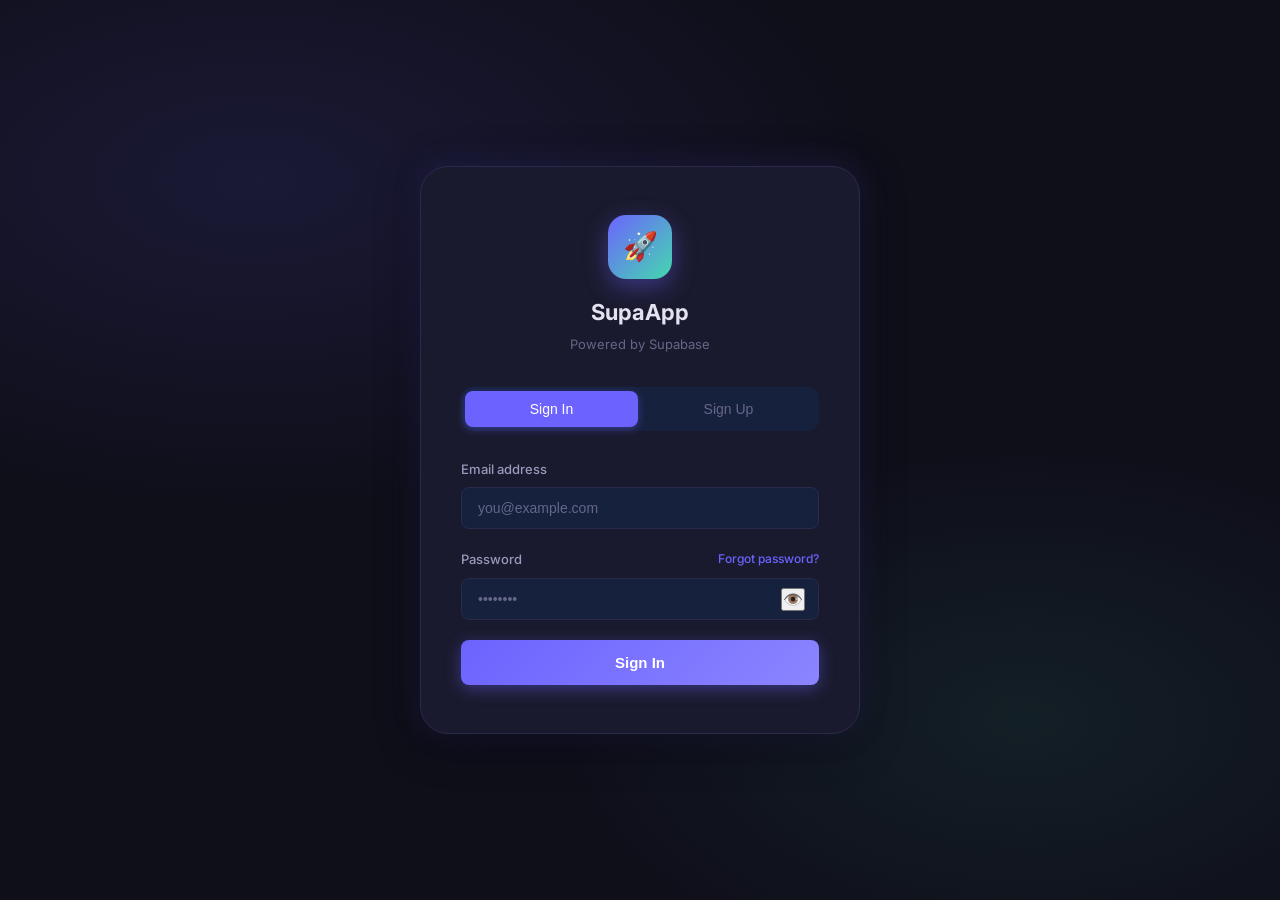
<file: index.html>
<!DOCTYPE html>
<html lang="en">
<head>
  <meta charset="UTF-8" />
  <meta name="viewport" content="width=device-width, initial-scale=1.0" />
  <meta name="description" content="SupaApp — A modern web app powered by Supabase" />
  <meta name="theme-color" content="#6c63ff" />
  <link rel="icon" type="image/svg+xml" href="favicon.svg" />

  <!-- Open Graph -->
  <meta property="og:title" content="SupaApp" />
  <meta property="og:description" content="Sign in to your account" />
  <meta property="og:type" content="website" />

  <title>SupaApp — Sign In</title>

  <link rel="stylesheet" href="src/css/style.css" />
  <link rel="preconnect" href="https://fonts.googleapis.com" />
  <link rel="preconnect" href="https://fonts.gstatic.com" crossorigin />
  <link href="https://fonts.googleapis.com/css2?family=Inter:wght@400;500;600;700&display=swap" rel="stylesheet" />

  <style>
    /* ── Password strength ── */
    .pw-strength { display: flex; gap: 4px; margin-top: 8px; }
    .pw-bar { height: 3px; flex: 1; border-radius: 2px; background: var(--border); transition: background 0.3s; }
    .pw-bar.weak   { background: var(--error); }
    .pw-bar.medium { background: var(--warning); }
    .pw-bar.strong { background: var(--accent); }
    .pw-hint { font-size: 11px; color: var(--text-muted); margin-top: 4px; min-height: 16px; }

    /* ── Character counter ── */
    .char-counter { font-size: 11px; color: var(--text-muted); text-align: right; margin-top: 4px; }
  </style>
</head>
<body>

<div class="auth-container">
  <div class="auth-card">

    <!-- Logo -->
    <div class="auth-logo">
      <div class="logo-icon">🚀</div>
      <h1>SupaApp</h1>
      <p>Powered by Supabase</p>
    </div>

    <!-- Tab switcher -->
    <div class="auth-tabs" role="tablist">
      <button class="auth-tab active" role="tab" aria-selected="true"  data-tab="login">Sign In</button>
      <button class="auth-tab"        role="tab" aria-selected="false" data-tab="register">Sign Up</button>
    </div>

    <!-- Alert banner -->
    <div class="alert" id="auth-alert" role="alert" aria-live="polite"></div>

    <!-- ── SIGN IN ── -->
    <form class="auth-form active" id="login-form" novalidate autocomplete="on">
      <div class="form-group">
        <label class="form-label" for="login-email">Email address</label>
        <input
          class="form-input" type="email" id="login-email"
          placeholder="you@example.com"
          autocomplete="email" required
        />
      </div>

      <div class="form-group">
        <label class="form-label" for="login-password">
          Password
          <a href="#" id="forgot-pw-link" style="float:right;font-size:12px;color:var(--primary);text-decoration:none">Forgot password?</a>
        </label>
        <div class="input-wrapper">
          <input
            class="form-input" type="password" id="login-password"
            placeholder="••••••••"
            autocomplete="current-password" required
          />
          <button type="button" class="input-icon" data-toggle-pw="login-password" aria-label="Toggle password visibility">👁️</button>
        </div>
      </div>

      <button type="submit" class="btn btn-primary" id="login-btn">
        Sign In
      </button>
    </form>

    <!-- ── SIGN UP ── -->
    <form class="auth-form" id="register-form" novalidate autocomplete="on">
      <div class="form-group">
        <label class="form-label" for="reg-fullname">Full name</label>
        <input
          class="form-input" type="text" id="reg-fullname"
          placeholder="John Doe"
          autocomplete="name" required maxlength="60"
        />
      </div>

      <div class="form-group">
        <label class="form-label" for="reg-username">Username</label>
        <input
          class="form-input" type="text" id="reg-username"
          placeholder="johndoe"
          autocomplete="username" required maxlength="30"
          pattern="[a-z0-9_]+"
        />
        <div class="char-counter"><span id="username-count">0</span> / 30</div>
      </div>

      <div class="form-group">
        <label class="form-label" for="reg-email">Email address</label>
        <input
          class="form-input" type="email" id="reg-email"
          placeholder="you@example.com"
          autocomplete="email" required
        />
      </div>

      <div class="form-group">
        <label class="form-label" for="reg-password">Password</label>
        <div class="input-wrapper">
          <input
            class="form-input" type="password" id="reg-password"
            placeholder="Minimum 6 characters"
            autocomplete="new-password" required minlength="6"
          />
          <button type="button" class="input-icon" data-toggle-pw="reg-password" aria-label="Toggle password visibility">👁️</button>
        </div>
        <div class="pw-strength">
          <div class="pw-bar" id="pb1"></div>
          <div class="pw-bar" id="pb2"></div>
          <div class="pw-bar" id="pb3"></div>
          <div class="pw-bar" id="pb4"></div>
        </div>
        <div class="pw-hint" id="pw-hint"></div>
      </div>

      <button type="submit" class="btn btn-primary" id="register-btn">
        Create account
      </button>

      <p style="text-align:center;font-size:12px;color:var(--text-muted);margin-top:16px">
        By signing up you agree to our
        <a href="#" style="color:var(--primary)">Terms of Service</a>
      </p>
    </form>

    <!-- ── FORGOT PASSWORD (hidden) ── -->
    <form class="auth-form" id="forgot-form" novalidate>
      <p style="font-size:13px;color:var(--text-secondary);margin-bottom:20px">
        Enter your email and we'll send a reset link.
      </p>
      <div class="form-group">
        <label class="form-label" for="forgot-email">Email address</label>
        <input class="form-input" type="email" id="forgot-email" placeholder="you@example.com" required />
      </div>
      <button type="submit" class="btn btn-primary" id="forgot-btn">Send reset link</button>
      <button type="button" class="btn btn-ghost" id="back-to-login" style="width:100%;margin-top:10px">← Back to sign in</button>
    </form>

  </div>
</div>

<div class="toast-container" id="toast-container"></div>

<script type="module">
import { signIn, signUp, supabase, getSession } from './src/js/supabase.js';

// ── Redirect if already logged in ──
(async () => {
  const session = await getSession();
  if (session) window.location.replace('dashboard.html');
})();

// ─────────────────────────────────────────────
// Helpers
// ─────────────────────────────────────────────
function showAlert(msg, type = 'error') {
  const el = document.getElementById('auth-alert');
  el.innerHTML = `<span>${type === 'error' ? '⚠️' : '✅'}</span> ${msg}`;
  el.className = `alert alert-${type} show`;
}
function hideAlert() {
  document.getElementById('auth-alert').className = 'alert';
}

function setLoading(btn, loading, label) {
  btn.disabled = loading;
  btn.innerHTML = loading
    ? '<span class="spinner"></span>&ensp;Please wait…'
    : label;
}

function toast(msg, type = 'info') {
  const tc = document.getElementById('toast-container');
  const el = document.createElement('div');
  el.className = `toast toast-${type}`;
  el.textContent = msg;
  tc.appendChild(el);
  el.addEventListener('click', () => el.remove());
  setTimeout(() => { el.style.opacity = '0'; el.style.transform = 'translateX(20px)'; }, 3000);
  setTimeout(() => el.remove(), 3400);
}

// ─────────────────────────────────────────────
// Tab switching
// ─────────────────────────────────────────────
document.querySelectorAll('.auth-tab').forEach(tab => {
  tab.addEventListener('click', () => {
    const target = tab.dataset.tab;
    document.querySelectorAll('.auth-tab').forEach(t => {
      t.classList.remove('active');
      t.setAttribute('aria-selected', 'false');
    });
    document.querySelectorAll('.auth-form').forEach(f => f.classList.remove('active'));
    tab.classList.add('active');
    tab.setAttribute('aria-selected', 'true');
    document.getElementById(`${target}-form`).classList.add('active');
    hideAlert();
  });
});

// ─────────────────────────────────────────────
// Password toggle
// ─────────────────────────────────────────────
document.querySelectorAll('[data-toggle-pw]').forEach(btn => {
  btn.addEventListener('click', () => {
    const input = document.getElementById(btn.dataset.togglePw);
    const isHidden = input.type === 'password';
    input.type = isHidden ? 'text' : 'password';
    btn.textContent = isHidden ? '🙈' : '👁️';
  });
});

// ─────────────────────────────────────────────
// Password strength
// ─────────────────────────────────────────────
document.getElementById('reg-password').addEventListener('input', function () {
  const v = this.value;
  let score = 0;
  if (v.length >= 6)  score++;
  if (v.length >= 10) score++;
  if (/[A-Z]/.test(v) && /[0-9]/.test(v)) score++;
  if (/[^A-Za-z0-9]/.test(v)) score++;
  const cls = ['', 'weak', 'medium', 'strong', 'strong'];
  const hint = ['', 'Too simple', 'Could be stronger', 'Good password', '💪 Strong password'];
  [1, 2, 3, 4].forEach(i => {
    document.getElementById(`pb${i}`).className = `pw-bar ${i <= score ? cls[score] : ''}`;
  });
  document.getElementById('pw-hint').textContent = v ? hint[score] : '';
});

// ─────────────────────────────────────────────
// Username counter + sanitize
// ─────────────────────────────────────────────
document.getElementById('reg-username').addEventListener('input', function () {
  this.value = this.value.toLowerCase().replace(/[^a-z0-9_]/g, '');
  document.getElementById('username-count').textContent = this.value.length;
});

// ─────────────────────────────────────────────
// Sign In
// ─────────────────────────────────────────────
document.getElementById('login-form').addEventListener('submit', async (e) => {
  e.preventDefault();
  hideAlert();
  const email    = document.getElementById('login-email').value.trim();
  const password = document.getElementById('login-password').value;
  if (!email || !password) { showAlert('Please fill in all fields.'); return; }

  const btn = document.getElementById('login-btn');
  setLoading(btn, true, 'Sign In');

  const { error } = await signIn(email, password);
  setLoading(btn, false, 'Sign In');

  if (error) {
    const msg = error.message.includes('Invalid login')
      ? 'Invalid email or password.'
      : error.message;
    showAlert(msg);
    return;
  }
  showAlert('Signed in! Redirecting…', 'success');
  setTimeout(() => window.location.replace('dashboard.html'), 700);
});

// ─────────────────────────────────────────────
// Sign Up
// ─────────────────────────────────────────────
document.getElementById('register-form').addEventListener('submit', async (e) => {
  e.preventDefault();
  hideAlert();

  const fullName = document.getElementById('reg-fullname').value.trim();
  const username = document.getElementById('reg-username').value.trim();
  const email    = document.getElementById('reg-email').value.trim();
  const password = document.getElementById('reg-password').value;

  if (!fullName || !username || !email || !password) {
    showAlert('Please fill in all fields.');
    return;
  }
  if (username.length < 3) {
    showAlert('Username must be at least 3 characters.');
    return;
  }
  if (password.length < 6) {
    showAlert('Password must be at least 6 characters.');
    return;
  }

  const btn = document.getElementById('register-btn');
  setLoading(btn, true, 'Create account');

  const { error } = await signUp(email, password, username, fullName);
  setLoading(btn, false, 'Create account');

  if (error) {
    const msg = error.message.includes('already registered')
      ? 'This email is already in use.'
      : error.message;
    showAlert(msg);
    return;
  }
  showAlert('Account created! Signing you in…', 'success');
  setTimeout(() => window.location.replace('dashboard.html'), 1000);
});

// ─────────────────────────────────────────────
// Forgot Password
// ─────────────────────────────────────────────
document.getElementById('forgot-pw-link').addEventListener('click', (e) => {
  e.preventDefault();
  document.querySelectorAll('.auth-form').forEach(f => f.classList.remove('active'));
  document.querySelectorAll('.auth-tab').forEach(t => t.classList.remove('active'));
  document.getElementById('forgot-form').classList.add('active');
  hideAlert();
});

document.getElementById('back-to-login').addEventListener('click', () => {
  document.querySelectorAll('.auth-form').forEach(f => f.classList.remove('active'));
  document.getElementById('login-form').classList.add('active');
  document.querySelector('[data-tab="login"]').classList.add('active');
  hideAlert();
});

document.getElementById('forgot-form').addEventListener('submit', async (e) => {
  e.preventDefault();
  const email = document.getElementById('forgot-email').value.trim();
  if (!email) { showAlert('Enter your email address.'); return; }
  const btn = document.getElementById('forgot-btn');
  setLoading(btn, true, 'Send reset link');
  const { error } = await supabase.auth.resetPasswordForEmail(email, {
    redirectTo: `${location.origin}/index.html`,
  });
  setLoading(btn, false, 'Send reset link');
  if (error) { showAlert(error.message); return; }
  showAlert('Reset link sent! Check your inbox.', 'success');
});
</script>
</body>
</html>
</file>
<file: src/css/style.css>
/* ============================================================
   Global Styles & Design System
   ============================================================ */
:root {
  --primary: #6c63ff;
  --primary-dark: #5a52d5;
  --primary-light: #8b85ff;
  --secondary: #ff6584;
  --accent: #43d9ad;
  --bg-dark: #0f0f1a;
  --bg-card: #1a1a2e;
  --bg-input: #16213e;
  --text-primary: #e2e2f0;
  --text-secondary: #9999bb;
  --text-muted: #666688;
  --border: #2a2a4a;
  --border-focus: #6c63ff;
  --success: #43d9ad;
  --error: #ff6584;
  --warning: #ffd166;
  --shadow-sm: 0 2px 8px rgba(0,0,0,0.3);
  --shadow-md: 0 4px 20px rgba(0,0,0,0.4);
  --shadow-lg: 0 8px 40px rgba(0,0,0,0.5);
  --shadow-glow: 0 0 30px rgba(108,99,255,0.2);
  --radius-sm: 8px;
  --radius-md: 12px;
  --radius-lg: 20px;
  --radius-xl: 28px;
  --transition: all 0.25s cubic-bezier(0.4, 0, 0.2, 1);
}

*, *::before, *::after { box-sizing: border-box; margin: 0; padding: 0; }

html { scroll-behavior: smooth; }

body {
  font-family: 'Inter', system-ui, -apple-system, sans-serif;
  background: var(--bg-dark);
  color: var(--text-primary);
  min-height: 100vh;
  line-height: 1.6;
}

/* ---- Scrollbar ---- */
::-webkit-scrollbar { width: 6px; }
::-webkit-scrollbar-track { background: var(--bg-dark); }
::-webkit-scrollbar-thumb { background: var(--border); border-radius: 3px; }
::-webkit-scrollbar-thumb:hover { background: var(--primary); }

/* ============================================================
   Auth Page Layout
   ============================================================ */
.auth-container {
  display: flex;
  min-height: 100vh;
  align-items: center;
  justify-content: center;
  padding: 20px;
  background:
    radial-gradient(ellipse 80% 60% at 20% 20%, rgba(108,99,255,0.12) 0%, transparent 60%),
    radial-gradient(ellipse 60% 50% at 80% 80%, rgba(67,217,173,0.08) 0%, transparent 60%),
    var(--bg-dark);
}

.auth-card {
  background: var(--bg-card);
  border: 1px solid var(--border);
  border-radius: var(--radius-xl);
  padding: 48px 40px;
  width: 100%;
  max-width: 440px;
  box-shadow: var(--shadow-lg), var(--shadow-glow);
  animation: fadeInUp 0.5s ease;
}

.auth-logo {
  text-align: center;
  margin-bottom: 32px;
}

.auth-logo .logo-icon {
  width: 64px;
  height: 64px;
  background: linear-gradient(135deg, var(--primary), var(--accent));
  border-radius: 18px;
  display: inline-flex;
  align-items: center;
  justify-content: center;
  font-size: 28px;
  margin-bottom: 16px;
  box-shadow: 0 8px 24px rgba(108,99,255,0.4);
}

.auth-logo h1 { font-size: 22px; font-weight: 700; color: var(--text-primary); }
.auth-logo p { font-size: 13px; color: var(--text-muted); margin-top: 4px; }

/* ---- Tabs ---- */
.auth-tabs {
  display: flex;
  background: var(--bg-input);
  border-radius: var(--radius-md);
  padding: 4px;
  margin-bottom: 28px;
  gap: 4px;
}

.auth-tab {
  flex: 1;
  padding: 10px;
  border: none;
  background: transparent;
  color: var(--text-muted);
  font-size: 14px;
  font-weight: 500;
  border-radius: var(--radius-sm);
  cursor: pointer;
  transition: var(--transition);
}

.auth-tab.active {
  background: var(--primary);
  color: #fff;
  box-shadow: 0 2px 8px rgba(108,99,255,0.4);
}

.auth-tab:hover:not(.active) { color: var(--text-primary); background: rgba(255,255,255,0.05); }

/* ---- Forms ---- */
.auth-form { display: none; }
.auth-form.active { display: block; animation: fadeIn 0.3s ease; }

.form-group { margin-bottom: 20px; }

.form-label {
  display: block;
  font-size: 13px;
  font-weight: 500;
  color: var(--text-secondary);
  margin-bottom: 8px;
}

.form-input {
  width: 100%;
  padding: 12px 16px;
  background: var(--bg-input);
  border: 1px solid var(--border);
  border-radius: var(--radius-sm);
  color: var(--text-primary);
  font-size: 14px;
  transition: var(--transition);
  outline: none;
}

.form-input:focus {
  border-color: var(--border-focus);
  box-shadow: 0 0 0 3px rgba(108,99,255,0.15);
}

.form-input::placeholder { color: var(--text-muted); }

.input-wrapper {
  position: relative;
  display: flex;
  align-items: center;
}

.input-wrapper .form-input { padding-right: 44px; }

.input-icon {
  position: absolute;
  right: 14px;
  color: var(--text-muted);
  cursor: pointer;
  transition: var(--transition);
  font-size: 16px;
  user-select: none;
}

.input-icon:hover { color: var(--text-primary); }

/* ---- Buttons ---- */
.btn {
  display: inline-flex;
  align-items: center;
  justify-content: center;
  gap: 8px;
  padding: 12px 24px;
  border: none;
  border-radius: var(--radius-sm);
  font-size: 14px;
  font-weight: 600;
  cursor: pointer;
  transition: var(--transition);
  text-decoration: none;
  white-space: nowrap;
}

.btn-primary {
  background: linear-gradient(135deg, var(--primary), var(--primary-light));
  color: #fff;
  width: 100%;
  padding: 14px;
  font-size: 15px;
  box-shadow: 0 4px 16px rgba(108,99,255,0.4);
}

.btn-primary:hover { transform: translateY(-1px); box-shadow: 0 6px 24px rgba(108,99,255,0.5); }
.btn-primary:active { transform: translateY(0); }
.btn-primary:disabled { opacity: 0.6; cursor: not-allowed; transform: none; }

.btn-ghost {
  background: transparent;
  color: var(--text-secondary);
  border: 1px solid var(--border);
  padding: 10px 20px;
}

.btn-ghost:hover { background: rgba(255,255,255,0.05); color: var(--text-primary); border-color: var(--primary); }

.btn-danger {
  background: rgba(255,101,132,0.15);
  color: var(--error);
  border: 1px solid rgba(255,101,132,0.3);
  padding: 8px 14px;
  font-size: 13px;
}
.btn-danger:hover { background: rgba(255,101,132,0.25); }

/* ---- Toast / Alert ---- */
.alert {
  padding: 12px 16px;
  border-radius: var(--radius-sm);
  font-size: 13px;
  margin-bottom: 20px;
  display: none;
  align-items: center;
  gap: 8px;
}
.alert.show { display: flex; animation: fadeIn 0.3s ease; }
.alert-error { background: rgba(255,101,132,0.15); border: 1px solid rgba(255,101,132,0.3); color: var(--error); }
.alert-success { background: rgba(67,217,173,0.15); border: 1px solid rgba(67,217,173,0.3); color: var(--accent); }

/* ============================================================
   Dashboard Layout
   ============================================================ */
.app-layout {
  display: grid;
  grid-template-columns: 260px 1fr;
  grid-template-rows: 60px 1fr;
  min-height: 100vh;
}

/* ---- Topbar ---- */
.topbar {
  grid-column: 1 / -1;
  display: flex;
  align-items: center;
  justify-content: space-between;
  padding: 0 24px;
  background: var(--bg-card);
  border-bottom: 1px solid var(--border);
  position: sticky;
  top: 0;
  z-index: 100;
  gap: 16px;
}

.topbar-brand {
  display: flex;
  align-items: center;
  gap: 10px;
  font-size: 18px;
  font-weight: 700;
  color: var(--text-primary);
  text-decoration: none;
}

.topbar-brand .logo-mini {
  width: 34px; height: 34px;
  background: linear-gradient(135deg, var(--primary), var(--accent));
  border-radius: 8px;
  display: flex; align-items: center; justify-content: center;
  font-size: 16px;
}

.topbar-actions { display: flex; align-items: center; gap: 12px; }

.user-pill {
  display: flex;
  align-items: center;
  gap: 10px;
  padding: 6px 14px 6px 6px;
  background: var(--bg-input);
  border: 1px solid var(--border);
  border-radius: 100px;
  cursor: pointer;
  transition: var(--transition);
  text-decoration: none;
  color: inherit;
}
.user-pill:hover { border-color: var(--primary); }

.user-avatar {
  width: 30px; height: 30px;
  border-radius: 50%;
  object-fit: cover;
  background: linear-gradient(135deg, var(--primary), var(--secondary));
  display: flex; align-items: center; justify-content: center;
  font-weight: 700;
  font-size: 12px;
  color: white;
  overflow: hidden;
  flex-shrink: 0;
}

.user-avatar img { width: 100%; height: 100%; object-fit: cover; }

.user-pill-name { font-size: 13px; font-weight: 500; }

/* ---- Sidebar ---- */
.sidebar {
  background: var(--bg-card);
  border-right: 1px solid var(--border);
  padding: 24px 16px;
  display: flex;
  flex-direction: column;
  gap: 4px;
  overflow-y: auto;
}

.nav-section-label {
  font-size: 10px;
  font-weight: 700;
  letter-spacing: 0.1em;
  text-transform: uppercase;
  color: var(--text-muted);
  padding: 16px 12px 8px;
}

.nav-item {
  display: flex;
  align-items: center;
  gap: 12px;
  padding: 10px 12px;
  border-radius: var(--radius-sm);
  color: var(--text-secondary);
  text-decoration: none;
  font-size: 14px;
  font-weight: 500;
  transition: var(--transition);
  cursor: pointer;
  border: none;
  background: none;
  width: 100%;
  text-align: left;
}

.nav-item:hover { background: rgba(255,255,255,0.05); color: var(--text-primary); }
.nav-item.active { background: rgba(108,99,255,0.15); color: var(--primary); }
.nav-item .nav-icon { font-size: 18px; width: 22px; text-align: center; }

.nav-spacer { flex: 1; }

/* ---- Main Content ---- */
.main-content {
  overflow-y: auto;
  padding: 28px;
  background: var(--bg-dark);
}

.page { display: none; animation: fadeIn 0.3s ease; }
.page.active { display: block; }

/* ---- Page Header ---- */
.page-header {
  display: flex;
  align-items: center;
  justify-content: space-between;
  margin-bottom: 28px;
  flex-wrap: wrap;
  gap: 12px;
}

.page-title { font-size: 22px; font-weight: 700; color: var(--text-primary); }
.page-subtitle { font-size: 13px; color: var(--text-muted); margin-top: 2px; }

/* ---- Cards ---- */
.card {
  background: var(--bg-card);
  border: 1px solid var(--border);
  border-radius: var(--radius-lg);
  padding: 24px;
  transition: var(--transition);
}

.card:hover { border-color: rgba(108,99,255,0.3); box-shadow: var(--shadow-md); }

/* ---- Stats Grid ---- */
.stats-grid {
  display: grid;
  grid-template-columns: repeat(auto-fit, minmax(180px, 1fr));
  gap: 16px;
  margin-bottom: 28px;
}

.stat-card {
  background: var(--bg-card);
  border: 1px solid var(--border);
  border-radius: var(--radius-md);
  padding: 20px;
  display: flex;
  align-items: center;
  gap: 16px;
}

.stat-icon {
  width: 48px; height: 48px;
  border-radius: var(--radius-sm);
  display: flex; align-items: center; justify-content: center;
  font-size: 22px;
  flex-shrink: 0;
}

.stat-icon.purple { background: rgba(108,99,255,0.15); }
.stat-icon.green { background: rgba(67,217,173,0.15); }
.stat-icon.pink { background: rgba(255,101,132,0.15); }
.stat-icon.yellow { background: rgba(255,209,102,0.15); }

.stat-value { font-size: 26px; font-weight: 700; line-height: 1; }
.stat-label { font-size: 12px; color: var(--text-muted); margin-top: 4px; }

/* ---- Posts ---- */
.posts-grid { display: flex; flex-direction: column; gap: 16px; }

.post-card {
  background: var(--bg-card);
  border: 1px solid var(--border);
  border-radius: var(--radius-md);
  padding: 20px;
  transition: var(--transition);
}

.post-card:hover { border-color: rgba(108,99,255,0.3); box-shadow: var(--shadow-sm); }

.post-header { display: flex; align-items: center; gap: 12px; margin-bottom: 12px; }
.post-author-info .post-author-name { font-size: 14px; font-weight: 600; }
.post-author-info .post-time { font-size: 12px; color: var(--text-muted); }
.post-title { font-size: 16px; font-weight: 600; margin-bottom: 8px; }
.post-content-text { font-size: 14px; color: var(--text-secondary); line-height: 1.7; }
.post-image { width: 100%; max-height: 300px; object-fit: cover; border-radius: var(--radius-sm); margin-top: 12px; }
.post-actions { display: flex; justify-content: flex-end; margin-top: 12px; gap: 8px; }

/* ---- Create Post Form ---- */
.create-post-form .form-textarea {
  width: 100%;
  padding: 12px 16px;
  background: var(--bg-input);
  border: 1px solid var(--border);
  border-radius: var(--radius-sm);
  color: var(--text-primary);
  font-size: 14px;
  font-family: inherit;
  resize: vertical;
  min-height: 100px;
  transition: var(--transition);
  outline: none;
}

.form-textarea:focus {
  border-color: var(--border-focus);
  box-shadow: 0 0 0 3px rgba(108,99,255,0.15);
}
.form-textarea::placeholder { color: var(--text-muted); }

/* ---- Profile ---- */
.profile-header {
  display: flex;
  align-items: flex-start;
  gap: 24px;
  flex-wrap: wrap;
}

.avatar-upload-wrapper {
  position: relative;
  width: 96px; height: 96px; flex-shrink: 0;
}

.profile-avatar-lg {
  width: 96px; height: 96px;
  border-radius: 50%;
  object-fit: cover;
  border: 3px solid var(--primary);
  background: linear-gradient(135deg, var(--primary), var(--secondary));
  display: flex; align-items: center; justify-content: center;
  font-size: 36px;
  font-weight: 700;
  color: white;
  overflow: hidden;
}

.profile-avatar-lg img { width: 100%; height: 100%; object-fit: cover; }

.avatar-upload-btn {
  position: absolute;
  bottom: 2px; right: 2px;
  width: 26px; height: 26px;
  background: var(--primary);
  border: 2px solid var(--bg-card);
  border-radius: 50%;
  display: flex; align-items: center; justify-content: center;
  cursor: pointer;
  font-size: 12px;
  transition: var(--transition);
}
.avatar-upload-btn:hover { background: var(--primary-dark); transform: scale(1.1); }

.profile-info { flex: 1; }
.profile-name { font-size: 22px; font-weight: 700; }
.profile-username { font-size: 14px; color: var(--text-muted); margin-top: 2px; }
.profile-bio { font-size: 14px; color: var(--text-secondary); margin-top: 8px; line-height: 1.6; }

/* ---- Realtime badge ---- */
.realtime-badge {
  display: inline-flex; align-items: center; gap: 6px;
  background: rgba(67,217,173,0.12);
  border: 1px solid rgba(67,217,173,0.3);
  color: var(--accent);
  padding: 4px 10px; border-radius: 100px;
  font-size: 12px; font-weight: 500;
}
.realtime-dot {
  width: 6px; height: 6px; border-radius: 50%;
  background: var(--accent);
  animation: pulse 1.5s infinite;
}

/* ---- Upload Area ---- */
.upload-area {
  border: 2px dashed var(--border);
  border-radius: var(--radius-md);
  padding: 32px;
  text-align: center;
  cursor: pointer;
  transition: var(--transition);
}
.upload-area:hover, .upload-area.drag-over {
  border-color: var(--primary);
  background: rgba(108,99,255,0.05);
}
.upload-area p { color: var(--text-muted); font-size: 14px; margin-top: 8px; }
.upload-area .upload-icon { font-size: 36px; }

/* ---- Toast Notification ---- */
.toast-container {
  position: fixed;
  bottom: 24px; right: 24px;
  display: flex; flex-direction: column; gap: 8px;
  z-index: 9999;
}

.toast {
  padding: 12px 18px;
  border-radius: var(--radius-sm);
  font-size: 13px;
  font-weight: 500;
  max-width: 320px;
  box-shadow: var(--shadow-md);
  display: flex; align-items: center; gap: 8px;
  animation: slideInRight 0.3s ease;
  cursor: pointer;
}

.toast-success { background: rgba(67,217,173,0.95); color: #0a2e24; }
.toast-error { background: rgba(255,101,132,0.95); color: #2e0a12; }
.toast-info { background: rgba(108,99,255,0.95); color: #fff; }

/* ---- Loading Spinner ---- */
.spinner {
  width: 18px; height: 18px;
  border: 2px solid rgba(255,255,255,0.3);
  border-top-color: #fff;
  border-radius: 50%;
  animation: spin 0.7s linear infinite;
  display: inline-block;
}

/* ---- Misc ---- */
.divider { height: 1px; background: var(--border); margin: 24px 0; }
.text-muted { color: var(--text-muted); font-size: 13px; }
.mt-4 { margin-top: 16px; }
.flex { display: flex; }
.gap-2 { gap: 8px; }
.items-center { align-items: center; }
.justify-between { justify-content: space-between; }
.flex-1 { flex: 1; }

/* ---- Animations ---- */
@keyframes fadeIn { from { opacity: 0; } to { opacity: 1; } }
@keyframes fadeInUp { from { opacity: 0; transform: translateY(24px); } to { opacity: 1; transform: translateY(0); } }
@keyframes slideInRight { from { opacity: 0; transform: translateX(24px); } to { opacity: 1; transform: translateX(0); } }
@keyframes spin { to { transform: rotate(360deg); } }
@keyframes pulse {
  0%, 100% { opacity: 1; transform: scale(1); }
  50% { opacity: 0.5; transform: scale(0.85); }
}

/* ---- Responsive ---- */
@media (max-width: 768px) {
  .app-layout { grid-template-columns: 1fr; }
  .sidebar { display: none; }
  .auth-card { padding: 32px 24px; }
  .main-content { padding: 16px; }
  .stats-grid { grid-template-columns: 1fr 1fr; }
}
</file>
